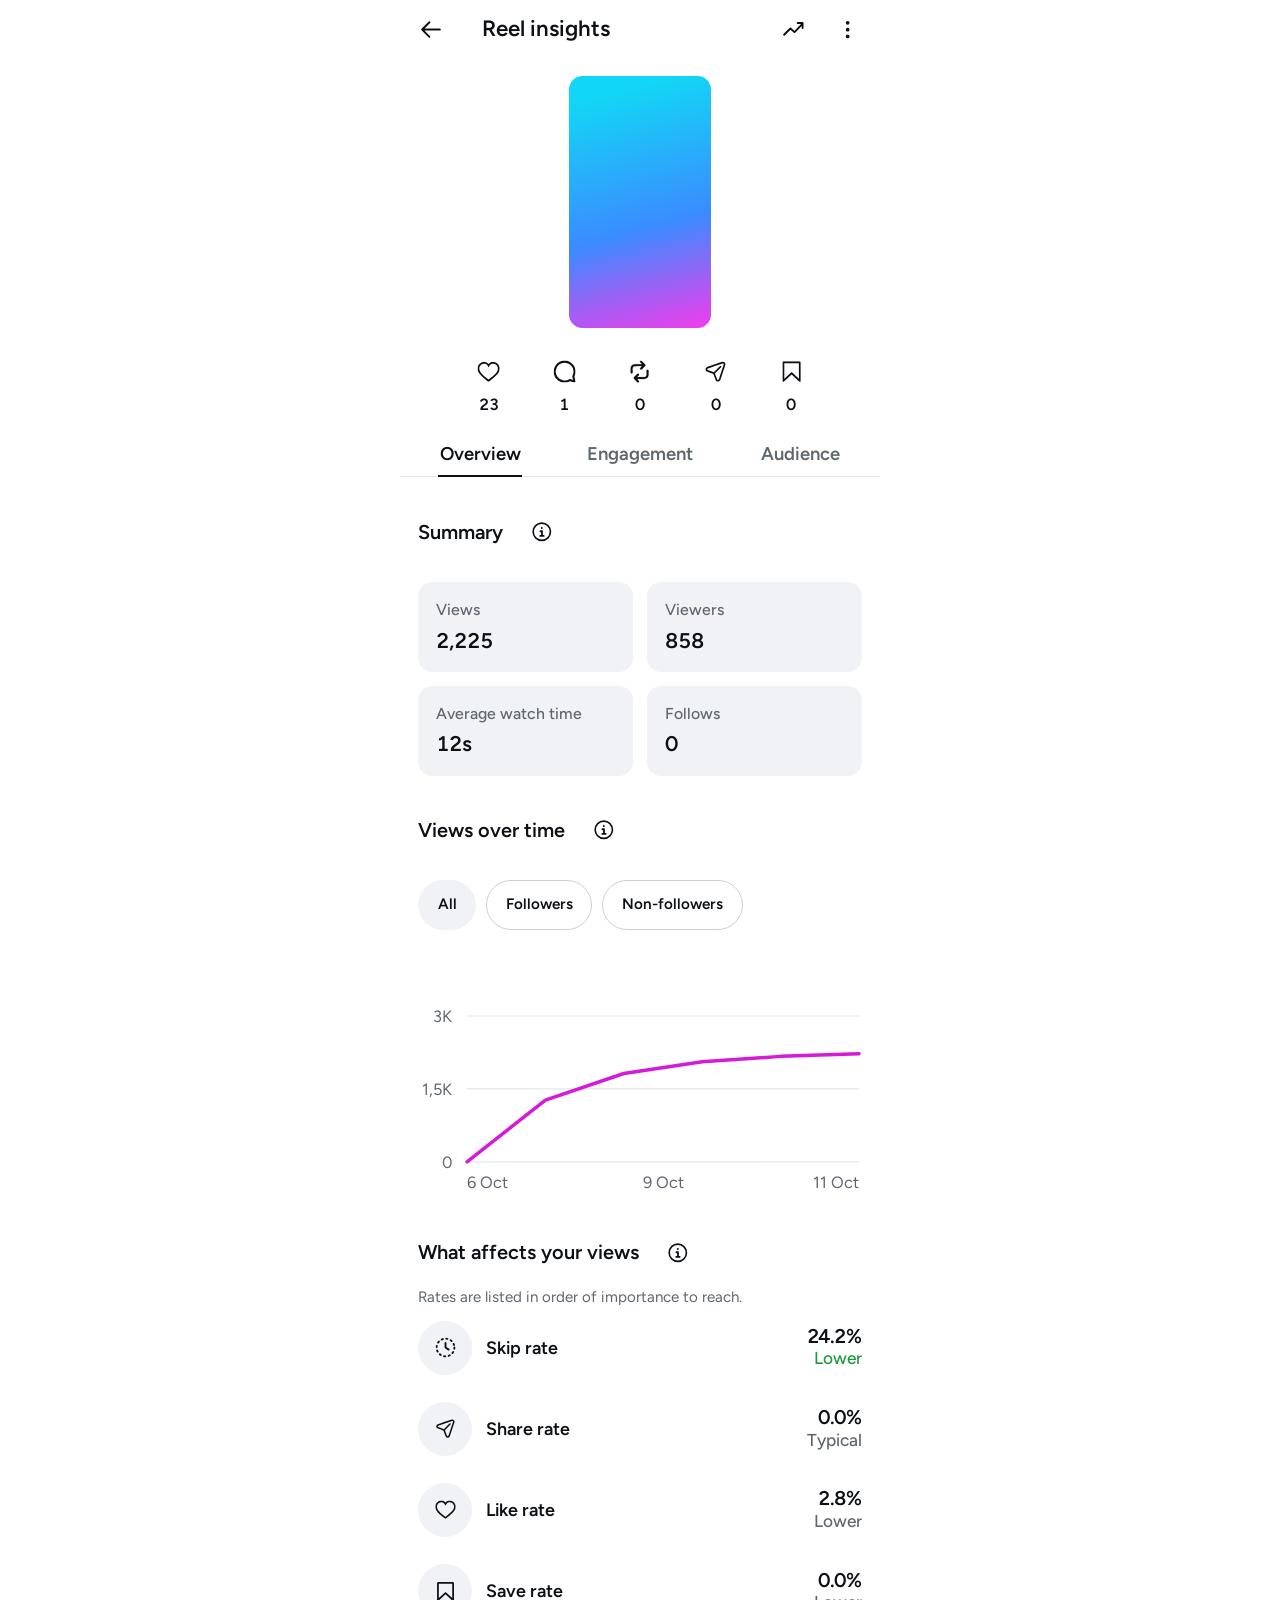
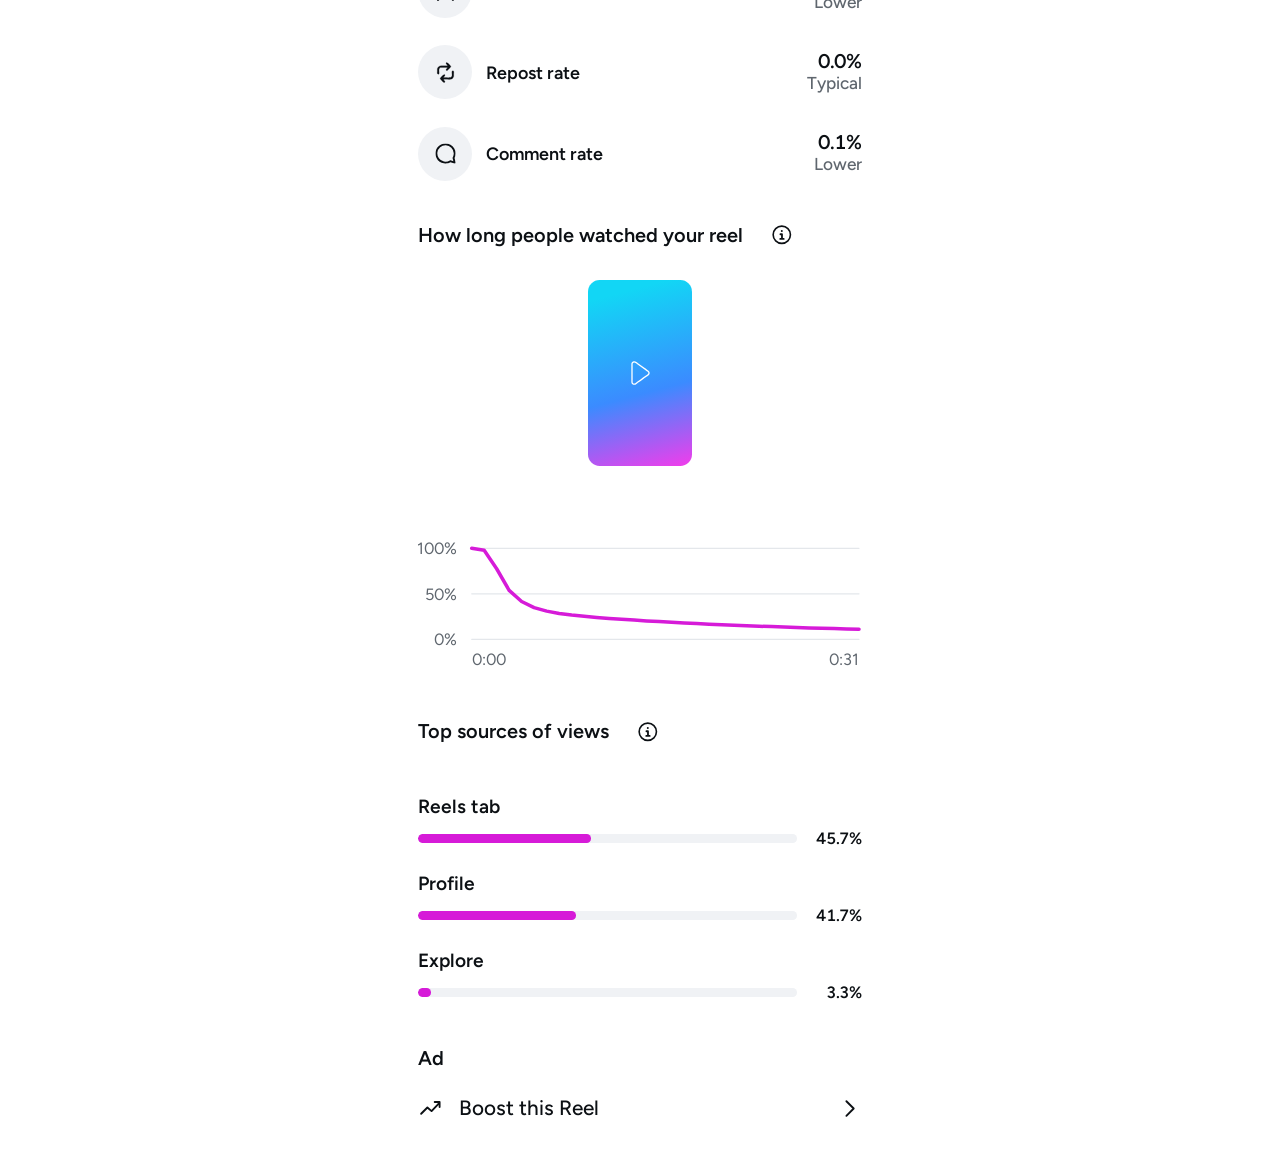
<file: index.html>
<!doctype html>
<html lang="en">
<head>
<meta charset="utf-8">
<meta name="viewport" content="width=device-width,initial-scale=1">
<meta name="theme-color" content="#0C1014">
<meta name="description" content="Editable Reel insights replica">
<link rel="manifest" href="manifest.webmanifest">
<link rel="icon" href="icons/icon-192.png">
<link rel="apple-touch-icon" href="icons/apple-touch-icon.png">
<meta name="mobile-web-app-capable" content="yes">
<meta name="apple-mobile-web-app-capable" content="yes">
<meta name="apple-mobile-web-app-status-bar-style" content="black">
<meta name="apple-mobile-web-app-title" content="Reel Insights">
<style>[hidden]{display:none!important}html,body{margin:0}</style>
<title>Reel Insights</title>
<link rel="stylesheet" href="https://fonts.googleapis.com/css2?family=Figtree:wght@400;500;600;700&display=swap">
<style>
/* Layout: phone column. Sticky title bar, then thumbnail + counts, then sticky tabs, then Overview sections. Edit panel opens from the three dots. */
:root{
  --bg:#0C1014; --surface:#262A30; --fg:#F3F5F7; --muted:#A8AFB7; --line:#2A2F36; --ring:#3A4048; --good:#3BCD5A; --accent:#F03FF2; --accent2:#7B3FF5;
  --font:"Figtree",system-ui,-apple-system,"Segoe UI",Roboto,sans-serif; --bar:49px;
  color-scheme:dark;
}
@media (prefers-color-scheme:light){:root:not([data-theme="dark"]){
  --bg:#FFFFFF; --surface:#F0F2F5; --fg:#0C1014; --muted:#5F666E; --line:#E4E7EB; --ring:#CBD0D6; --good:#1B9A3C; --accent:#D61BD8; --accent2:#6A2FE0; color-scheme:light}}
:root[data-theme="light"]{
  --bg:#FFFFFF; --surface:#F0F2F5; --fg:#0C1014; --muted:#5F666E; --line:#E4E7EB; --ring:#CBD0D6; --good:#1B9A3C; --accent:#D61BD8; --accent2:#6A2FE0; color-scheme:light}
:root{--q:calc(min(1vw,4.8px)*.9*var(--k,1))}
*{box-sizing:border-box;scrollbar-width:none}
*::-webkit-scrollbar{display:none}
body{background:var(--bg);color:var(--fg);font:16px/1.4 var(--font)}
button,select,input{font:inherit;color:inherit}
button{cursor:pointer}
:focus-visible{outline:2px solid var(--accent);outline-offset:2px}
svg{fill:none;stroke:currentColor;stroke-width:1.8;stroke-linecap:round;stroke-linejoin:round}
.sr{position:absolute;width:1px;height:1px;overflow:hidden;clip:rect(0 0 0 0)}
.app{max-width:480px;margin:0 auto}
.appbar{position:sticky;top:env(safe-area-inset-top,0px);z-index:3;height:calc(13.6*var(--q));background:var(--bg);display:grid;grid-template-columns:calc(14.5*var(--q)) 1fr calc(13*var(--q)) calc(12*var(--q));align-items:center;padding-right:calc(1.5*var(--q))}
.appbar h1{font:600 calc(5.15*var(--q))/calc(6*var(--q)) var(--font);margin:0;padding-left:calc(4.5*var(--q))}
.appbar svg{width:calc(5.8*var(--q));height:calc(5.8*var(--q));justify-self:center}
.dots{background:none;border:0;height:calc(12*var(--q));width:calc(12*var(--q));padding:0;display:grid;place-items:center;border-radius:50%}
.dots svg{width:calc(5.4*var(--q));height:calc(5.4*var(--q));fill:currentColor;stroke:none}
.hdr{display:flex;flex-direction:column;align-items:center;padding:calc(4.1*var(--q)) 0 calc(3*var(--q))}
.thumb{background:var(--thumb,none) center/cover no-repeat,linear-gradient(165deg,#12D6F5 10%,#3B8BFF 60%,#F23CEB);border-radius:calc(3.1*var(--q));position:relative}
.thumb.big{width:calc(32.7*var(--q));height:calc(58.2*var(--q))}
.thumb.sm{width:calc(24.2*var(--q));height:calc(42.9*var(--q));border-radius:calc(2.7*var(--q));margin:0 auto calc(17.1*var(--q))}
.thumb.sm:after{content:"";position:absolute;left:50%;top:50%;width:calc(4.7*var(--q));height:calc(5.7*var(--q));margin:calc(-2.85*var(--q)) 0 0 calc(-2.35*var(--q));background:url("data:image/svg+xml,%3Csvg xmlns='http://www.w3.org/2000/svg' viewBox='195 55 775 995'%3E%3Cpath d='M313.69 61.42C355.73 57.53 381.26 76.55 413.2 99.32C435.19 114.99 457.09 130.8 479.15 146.36C567.98 209.05 656.52 272.21 744.8 335.67C777.78 359.39 810.68 383.31 844.04 406.48C861.89 418.89 879.42 431.77 897.14 444.38C910.35 453.79 923.74 462.71 934.44 475.09C952.04 495.45 962.73 522.53 963.03 549.5C963.15 559.93 962.06 570.25 959.78 580.42C954.53 603.87 940.66 626.36 922.38 641.92C912.24 650.55 900.9 657.82 890.07 665.55C875.29 676.1 860.43 686.56 845.73 697.23C784.44 741.73 722.15 784.88 660.65 829.09C603.8 869.96 546.96 910.92 489.62 951.08C464.96 968.35 440.46 985.9 416.06 1003.54C386.2 1025.11 362.31 1043.29 323.5 1043.82C269.84 1044.55 218.17 1006.26 206.38 953.22C200.37 926.15 203 897.09 203 869.5C203 666.83 203 464.17 203 261.5C203 241.83 203 222.17 203 202.5C203 185.42 202.67 168.51 206.37 151.76C211.88 126.74 227.23 103.54 247.15 87.62C255.75 80.75 265.19 75.13 275.3 70.81C287.63 65.54 300.36 62.66 313.69 61.42ZM314.79 115.42C286.85 119.74 263.78 139.33 258.19 167.59C255.29 182.26 257.15 198.59 257.15 213.5C257.15 236.5 257.15 259.5 257.15 282.5C257.15 458.5 257.15 634.5 257.15 810.5C257.15 823.17 257.15 835.83 257.15 848.5C257.15 867.17 257.15 885.83 257.15 904.5C257.15 917.17 256.37 929.9 259.33 942.28C264.21 962.74 281.65 979.79 301.29 986.29C308.11 988.55 315.29 989.94 322.5 989.91C345.12 989.79 361.66 976.05 379.11 963.58C405.75 944.53 432.66 925.87 459.09 906.55C499.02 877.38 539.6 849.04 579.94 820.45C650.34 770.56 720.32 720.08 790.67 670.12C812.88 654.36 835.01 638.46 857.19 622.67C879.88 606.52 901.29 594.74 907.78 565.37C909.01 559.83 909.07 554.16 908.89 548.5C907.87 516.83 886.17 502.81 863.1 486.43C838.74 469.13 814.45 451.76 790.15 434.38C676.22 352.92 562.07 271.81 448.04 190.47C423.93 173.27 399.92 155.89 375.66 138.89C357.19 125.93 339 111.68 314.79 115.42Z' fill='white' fill-rule='evenodd'/%3E%3C/svg%3E") center/contain no-repeat}
.counts{display:grid;grid-template-columns:repeat(5,1fr);width:calc(87.5*var(--q));margin-top:calc(6.9*var(--q));text-align:center}
.counts div{display:flex;flex-direction:column;align-items:center;gap:calc(1.8*var(--q))}
.counts svg{width:calc(6.3*var(--q));height:calc(6.3*var(--q));stroke-width:2}
.counts span{font:600 calc(3.76*var(--q))/calc(5.4*var(--q)) var(--font);font-variant-numeric:tabular-nums}
.tabs{position:sticky;top:calc(env(safe-area-inset-top,0px) + calc(13.6*var(--q)));z-index:2;background:var(--bg);border-bottom:1px solid var(--line);display:grid;grid-template-columns:repeat(3,1fr)}
.tab{background:none;border:0;padding:0;color:var(--muted);font:600 calc(4.27*var(--q))/calc(5*var(--q)) var(--font);display:flex;justify-content:center}
.tab span{display:block;padding:calc(3.2*var(--q)) calc(.3*var(--q)) calc(2.5*var(--q));border-bottom:calc(.67*var(--q)) solid transparent;margin-bottom:-1px}
.tab[aria-selected="true"]{color:var(--fg)}
.tab[aria-selected="true"] span{border-bottom-color:var(--fg)}
*{-webkit-tap-highlight-color:transparent}
.tab:active{background:var(--surface)}
main{padding:calc(9.9*var(--q)) calc(4.24*var(--q)) calc(12*var(--q));display:flex;flex-direction:column;gap:calc(9.8*var(--q))}
.soon{color:var(--muted);text-align:center;padding:calc(15*var(--q)) 0;font-size:calc(4*var(--q))}
h2{font:600 calc(4.62*var(--q))/calc(5.6*var(--q)) var(--font);margin:0}
.sh{display:flex;align-items:center;gap:calc(6.5*var(--q));margin-bottom:calc(8.8*var(--q))}
.sh svg{width:calc(5*var(--q));height:calc(5*var(--q));flex:none}
.sub{margin:0 0 calc(2.95*var(--q));color:var(--muted);font-size:calc(3.5*var(--q));line-height:calc(4.6*var(--q))}
.tiles{display:grid;grid-template-columns:1fr 1fr;gap:calc(3.2*var(--q))}
.tile{background:var(--surface);border-radius:calc(3.3*var(--q));height:calc(20.8*var(--q));padding:0 calc(4.1*var(--q));display:flex;flex-direction:column;justify-content:center;gap:calc(1.5*var(--q));min-width:0}
.tile .l{color:var(--muted);font:500 calc(3.67*var(--q))/calc(4.8*var(--q)) var(--font)}
.tile .v{font:600 calc(4.92*var(--q))/calc(6*var(--q)) var(--font);font-variant-numeric:tabular-nums}
.chips{display:flex;gap:calc(2.3*var(--q));flex-wrap:wrap}
.chip{height:calc(11.5*var(--q));border-radius:999px;border:calc(.33*var(--q)) solid var(--ring);background:none;padding:0 calc(4.3*var(--q));font:600 calc(3.52*var(--q))/1 var(--font)}
.chip[aria-pressed="true"]{background:var(--surface);border-color:var(--surface)}
.chips.aud{margin-bottom:calc(7.1*var(--q))}
.ch{width:100%;height:auto;display:block;overflow:visible}
.ch text{fill:var(--muted);font:14px var(--font);stroke:none}
.ch .gl{stroke:var(--line);stroke-width:1}
.ch .ln{stroke:var(--accent);stroke-width:3;fill:none}
.vch{margin-top:calc(13.5*var(--q))}
.rates{list-style:none;margin:0;padding:0;display:flex;flex-direction:column;gap:calc(6.3*var(--q))}
.rate{display:flex;align-items:center;gap:calc(3.1*var(--q))}
.ico{width:calc(12.5*var(--q));height:calc(12.5*var(--q));border-radius:50%;background:var(--surface);display:grid;place-items:center;flex:none}
.ico svg{width:calc(5.8*var(--q));height:calc(5.8*var(--q))}
.rate .n{flex:1;min-width:0;font:600 calc(4.15*var(--q))/calc(5.4*var(--q)) var(--font)}
.rate .r{text-align:right;display:flex;flex-direction:column}
.rate .r b{font:600 calc(4.6*var(--q))/calc(5.4*var(--q)) var(--font);font-variant-numeric:tabular-nums;letter-spacing:-.02em}
.rate .r span{color:var(--muted);font:500 calc(4*var(--q))/calc(5*var(--q)) var(--font)}
.rate .r span.good{color:var(--good)}
.rsec .sh{margin-bottom:calc(5.4*var(--q))}
.rtsec .sh{margin-bottom:calc(7.7*var(--q))}
.srcs{display:flex;flex-direction:column;gap:calc(5*var(--q))}
.src>span{display:block;font:600 calc(4.43*var(--q))/calc(5.4*var(--q)) var(--font);margin-bottom:calc(2*var(--q))}
main.aud .src>span{font:600 calc(4.15*var(--q))/calc(3.6*var(--q)) var(--font);margin-bottom:calc(.4*var(--q))}
main.aud .src em{line-height:calc(4.4*var(--q))}
main.aud .srcs{gap:calc(6.8*var(--q))}
main.aud .sh{margin-bottom:calc(9.7*var(--q))}
main.aud .ssec .sh{margin-bottom:calc(11.9*var(--q))}
.src>div{display:grid;grid-template-columns:1fr calc(15.05*var(--q));align-items:center}
.src.w>div{grid-template-columns:1fr calc(17.3*var(--q))}
.bar{height:calc(2*var(--q));border-radius:calc(1*var(--q));background:var(--surface);overflow:hidden}
.bar i{display:block;height:100%;border-radius:calc(1*var(--q));background:var(--accent)}
.src em{font:600 calc(3.8*var(--q))/calc(5.4*var(--q)) var(--font);font-style:normal;text-align:right;font-variant-numeric:tabular-nums;letter-spacing:-.02em;white-space:nowrap}
.ssec .sh{margin-bottom:calc(11.9*var(--q))}
.asec .sh{margin-bottom:calc(5.2*var(--q))}
.boost{display:flex;align-items:center;gap:calc(3.6*var(--q));font:500 calc(4.8*var(--q))/calc(7*var(--q)) var(--font)}
.boost svg{width:calc(5.8*var(--q));height:calc(5.8*var(--q));flex:none}
.boost span{flex:1}
.rows{display:flex;flex-direction:column;gap:calc(5.9*var(--q))}
.kv{display:flex;justify-content:space-between;gap:calc(3*var(--q));font:600 calc(4.4*var(--q))/calc(5.4*var(--q)) var(--font)}
.kv b{font-weight:600;font-variant-numeric:tabular-nums;letter-spacing:-.02em}
.esec .sh{margin-bottom:calc(8.4*var(--q))}
main.eng{gap:calc(12.8*var(--q))}
.sheet.peek{background:transparent}
.sheet.peek .panel{opacity:.25}
.sheet{position:fixed;inset:0;z-index:9;background:rgba(0,0,0,.55);display:flex;align-items:flex-end;justify-content:center}
.panel{background:var(--bg);width:100%;max-width:480px;max-height:90%;overflow:auto;border-radius:20px 20px 0 0;padding:16px 16px calc(24px + env(safe-area-inset-bottom,0px));display:flex;flex-direction:column;gap:14px}
.ph{display:flex;justify-content:space-between;align-items:center}
.ph h2{font-size:20px}
#skwrap{display:flex;flex-direction:column;gap:6px;margin:14px 0}
#skwrap small{color:var(--muted)}
.skb{display:none}
body.sk{--skc:#171B21}
:root[data-theme="light"] body.sk{--skc:#E9ECF0}
@media (prefers-color-scheme:light){:root:not([data-theme="dark"]) body.sk{--skc:#E9ECF0}}
.sk .skb{display:flex;justify-content:space-between;margin-top:calc(1.5*var(--q))}
.skb i{height:calc(3*var(--q));border-radius:calc(1.3*var(--q));background:var(--skc);width:calc(44.6*var(--q))}
.skb i+i{width:calc(17.3*var(--q))}
.sk .chips:not(.aud),.sk .vch{display:none}
.sk .appbar>svg:nth-of-type(2),.sk .dots,.sk .sh svg{visibility:hidden}
.sk .counts span{display:block;width:calc(7.3*var(--q));height:calc(5.1*var(--q));border-radius:calc(1.3*var(--q));background:var(--skc);color:transparent;overflow:hidden}
.sk .tile{background:linear-gradient(90deg,var(--skc),var(--bg) 75%,var(--skc))}
.sk .tile *{visibility:hidden}
.sk .ico svg,.sk .rate .r>*{visibility:hidden}
.sk .rate .n{flex:0 0 calc(28*var(--q));height:calc(4.6*var(--q));border-radius:calc(1.3*var(--q));background:var(--skc);color:transparent}
.sk .rate .r{width:calc(11*var(--q));height:calc(9*var(--q));border-radius:calc(1.3*var(--q));background:var(--skc);margin-left:auto}
.sk .tile,.sk .counts span,.sk .skb i,.sk .rate .n,.sk .rate .r{background:linear-gradient(90deg,var(--skc) 0%,var(--skc) 38%,var(--bg) 50%,var(--skc) 62%,var(--skc) 100%);background-size:300% 100%;animation:skm 1.1s linear infinite}
@keyframes skm{from{background-position:100% 0}to{background-position:0 0}}
.btn{border:1px solid var(--ring);background:var(--surface);border-radius:10px;padding:8px 14px;font-weight:600;cursor:pointer}
.panel h3{margin:6px 0 0;font:600 15px var(--font);color:var(--muted)}
.g{display:grid;grid-template-columns:1fr 1fr;gap:10px}
.g label,.rr{font-size:13px;color:var(--muted);display:flex;flex-direction:column;gap:4px;min-width:0}
.g input,.g select,.rr input,.rr select{border:1px solid var(--ring);background:var(--surface);border-radius:8px;padding:8px;width:100%;color:var(--fg)}
.rr{display:grid;grid-template-columns:1fr 90px 110px;align-items:center;gap:8px}
.rr span{color:var(--fg);font-size:15px}
.ck{flex-direction:row!important;align-items:center;gap:8px!important;font-size:15px!important;color:var(--fg)!important}
.ck input{width:20px;height:20px;accent-color:var(--accent);padding:0}
</style>

<div class="app" id="app">
  <div class="appbar">
    <svg viewBox="0 0 24 24" aria-hidden="true"><path d="M20 12H4M10 5l-7 7 7 7"/></svg>
    <h1>Reel insights</h1>
    <svg viewBox="0 0 24 24" aria-hidden="true"><path d="M3 17l6-6 4 3.5L20.5 6.5M16 5.8h4.7v4.7"/></svg>
    <button class="dots" id="open" type="button" aria-label="Edit stats"><svg viewBox="0 0 24 24"><circle cx="12" cy="5" r="1.9"/><circle cx="12" cy="12" r="1.9"/><circle cx="12" cy="19" r="1.9"/></svg></button>
  </div>
  <div id="hdr"></div>
  <div class="tabs" role="tablist" aria-label="Insight sections">
    <button class="tab" role="tab" data-tab="overview" aria-selected="true"><span>Overview</span></button>
    <button class="tab" role="tab" data-tab="engagement" aria-selected="false"><span>Engagement</span></button>
    <button class="tab" role="tab" data-tab="audience" aria-selected="false"><span>Audience</span></button>
  </div>
  <main id="main"></main>
</div>

<div class="sheet" id="sheet" hidden>
  <div class="panel" role="dialog" aria-modal="true" aria-label="Edit stats">
    <div class="ph"><h2>Edit stats</h2><button class="btn" id="close" type="button">Done</button></div>
    <div id="fields"></div>
    <div id="skwrap"><button class="btn" id="skel" type="button">Start loading screen</button><small>Closes this menu, waits 3 to 7 seconds, then shows the grey loading placeholders for 1.5 seconds.</small></div>
    <button class="btn" id="reset" type="button">Reset to defaults</button>
  </div>
</div>

<script>
const $=s=>document.querySelector(s);
const MON=['Jan','Feb','Mar','Apr','May','Jun','Jul','Aug','Sep','Oct','Nov','Dec'];
const pd=s=>{const m=/^(\d{4})-(\d{2})-(\d{2})$/.exec(s||'');return m?Date.UTC(+m[1],m[2]-1,+m[3]):null};
const dl=ms=>{const d=new Date(ms);return d.getUTCDate()+' '+MON[d.getUTCMonth()]};
const P={
  heart:'<svg viewBox="0 0 512 456.549" x="2.2" y="3.4" width="19.6" height="17.5" fill-rule="evenodd" style="fill:currentColor;stroke:none"><path fill-rule="nonzero" d="M463.044 117.283c-10.125-26.729-28.412-47.537-50.269-60.578-13.478-8.048-28.343-13.125-43.461-14.808-14.879-1.655-30.018.007-44.284 5.407-37.461 14.189-50.601 41.912-66.522 74.028-3.422 6.887-1.964 6.964-5.893.078-17.576-30.87-33.786-63.684-70.127-75.725-12.879-4.26-26.554-5.408-40.088-3.845-13.83 1.606-27.546 6.028-40.207 12.83-25.068 13.485-45.883 36.215-55.382 64.916-31.525 95.237 83.379 188.376 170.42 258.918 12.97 10.506 25.363 20.547 36.834 30.251 15.449-13.288 32.356-26.695 49.995-40.687 87.815-69.634 195.291-154.872 158.984-250.785zm-29.173-95.842c29.483 17.589 54.094 45.531 67.663 81.351 46.924 123.973-73.479 219.471-171.871 297.485-22.829 18.11-44.418 35.228-61.078 50.41-7.626 7.478-19.85 7.894-27.969.711-13.9-12.323-31.033-26.201-49.312-41.01C94.743 332.128-32.73 228.808 7.688 106.7c12.956-39.151 41.144-70.042 75.028-88.266C99.939 9.175 118.705 3.147 137.724.943c19.337-2.232 38.983-.556 57.65 5.619 22.047 7.302 42.601 20.751 59.55 41.271 16.316-18.527 35.37-31.35 55.614-39.018 20.513-7.759 42.13-10.168 63.283-7.816 20.913 2.324 41.453 9.337 60.05 20.442z"/></svg>',
  comment:'<svg viewBox="0 0 122.97 122.88" x="2.3" y="2.3" width="19.4" height="19.4" style="fill:currentColor;stroke:none"><path d="M61.44,0a61.46,61.46,0,0,1,54.91,89l6.44,25.74a5.83,5.83,0,0,1-7.25,7L91.62,115A61.43,61.43,0,1,1,61.44,0ZM96.63,26.25a49.78,49.78,0,1,0-9,77.52A5.83,5.83,0,0,1,92.4,103L109,107.77l-4.5-18a5.86,5.86,0,0,1,.51-4.34,49.06,49.06,0,0,0,4.62-11.58,50,50,0,0,0-13-47.62Z"/></svg>',
  repost:'<svg viewBox="0 0 72 72" x="1.5" y="1.5" width="21" height="21" fill-rule="evenodd" style="fill:currentColor;stroke:currentColor;stroke-width:.6"><path d="M42.62 19.83C37.64 18.34 28.3 19.58 22.83 19.58C20.38 19.58 17.94 19.71 16.32 21.83C12.74 26.53 16.23 34.35 14.88 39.75C14.21 42.4 10.76 42.55 9.4 40.42C8.08 38.34 8.99 33.58 8.99 31.17C8.99 28.59 8.59 25.59 9.2 23.07C12.03 11.34 25.21 13.55 34.5 13.55C36.69 13.55 40.98 14.31 42.73 13.17C42.36 11.1 33.48 5.01 39.59 3.14C41.87 2.44 53.96 14.14 53.95 16.5C53.95 18.21 43.56 28.92 41.61 29.78C40.42 30.31 38.84 29.79 38.13 28.72C35.5 24.81 42.44 22.89 42.62 19.83ZM29.4 58.83C29.58 61.89 36.48 63.79 33.87 67.72C33.16 68.79 31.57 69.31 30.38 68.78C28.46 67.93 18.04 57.19 18.04 55.5C18.04 53.17 30.16 41.44 32.41 42.14C38.51 44.02 29.64 50.09 29.28 52.17C30.73 53.13 34.01 52.55 35.83 52.55C40.51 52.55 52.68 54.09 55.67 50.17C59.26 45.48 55.79 37.64 57.12 32.24C57.78 29.59 61.24 29.47 62.6 31.58C63.96 33.7 63.01 38.69 63.01 41.17C63.01 43.64 63.39 46.5 62.8 48.92C58.93 64.71 39.89 55.66 29.4 58.83Z"/></svg>',
  share:'<svg viewBox="0 0 512 512" x="0.3" y="0.3" width="23.4" height="23.4" fill-rule="evenodd" style="fill:currentColor;stroke:currentColor;stroke-width:.6"><path d="M390.33 67.08C422.53 63.48 449.52 89.15 444.88 121.94C443.38 132.52 438.43 142.89 435.15 153.01C429 171.98 422.5 190.84 416.23 209.76C396.5 269.31 376.68 328.83 356.82 388.33C349.7 409.66 345.02 433.4 322.96 444.29C317.41 447.03 311.33 448.8 305.1 449.06C299.96 449.28 294.78 449.09 289.79 447.76C265.05 441.16 259.05 423.55 250.81 402.15C241.33 377.54 232.13 352.78 222.3 328.31C219.83 322.17 217.45 315.93 215.16 309.73C214.2 307.12 213.43 302.75 211.6 300.63C209.85 298.61 204.75 297.75 202.28 296.83C194.49 293.94 186.74 290.83 178.98 287.85C156.81 279.35 134.78 270.49 112.52 262.2C92.86 254.87 74.93 249.3 66.21 228.14C56.13 203.68 69.11 174.32 93.84 165.19C115 157.38 136.72 150.85 158.13 143.82C201.21 129.67 244.17 115.14 287.18 100.8C310.18 93.13 333.27 85.66 356.2 77.79C366.32 74.31 379.92 68.25 390.33 67.08ZM220.46 268.92C254.15 234.8 288.2 201.01 322.18 167.19C330.79 158.63 342.78 141.06 356.57 146.77C359.34 147.92 361.92 149.81 363.62 152.34C366.77 157.04 367.33 163.52 364.82 168.64C361.46 175.45 346.37 188.23 340.35 194.25C317.14 217.47 293.77 240.54 270.72 263.93C264.14 270.6 257.46 277.18 250.84 283.82C248.84 285.82 244.13 288.95 243.17 291.6C242.54 293.33 244.19 295.73 244.8 297.32C246.45 301.62 248.03 305.95 249.74 310.23C256.27 326.55 262.15 343.16 268.69 359.48C274.26 373.38 279.43 387.44 284.81 401.41C287.61 408.67 290.98 416.38 299.95 417.06C312.76 418.03 315.71 409.49 319.25 399.47C324.67 384.14 329.56 368.63 334.77 353.23C355.53 291.83 376.45 230.39 396.18 168.64C400.67 154.57 405.62 140.62 410.2 126.56C412.69 118.92 415.39 111.44 409.71 104.38C402.29 95.16 391.79 99.9 382.66 102.78C360.57 109.74 338.69 117.43 316.72 124.76C265.78 141.75 214.77 158.65 163.82 175.72C148.85 180.73 133.8 185.47 118.92 190.68C112.47 192.94 104.17 193.95 99.25 199.08C91.7 206.96 94.36 220.16 104.18 224.74C112.09 228.44 120.66 231.13 128.83 234.17C148.04 241.31 167.25 248.67 186.28 256.27C194.02 259.36 201.82 262.27 209.61 265.24C212.94 266.51 216.9 268.94 220.46 268.92Z"/></svg>',
  save:'<svg viewBox="0 0 459 511.87" x="3.9" y="2.8" width="16.2" height="18.4" fill-rule="evenodd" style="fill:currentColor;stroke:none"><path fill-rule="nonzero" d="M32.256 0h394.488c8.895 0 16.963 3.629 22.795 9.462C455.371 15.294 459 23.394 459 32.256v455.929c0 13.074-10.611 23.685-23.686 23.685-7.022 0-13.341-3.07-17.683-7.93L230.124 330.422 39.692 505.576c-9.599 8.838-24.56 8.214-33.398-1.385a23.513 23.513 0 01-6.237-16.006L0 32.256C0 23.459 3.629 15.391 9.461 9.55l.089-.088C15.415 3.621 23.467 0 32.256 0zm379.373 47.371H47.371v386.914l166.746-153.364c8.992-8.198 22.933-8.319 32.013.089l165.499 153.146V47.371z"/></svg>',
  skip:'<circle cx="12" cy="12" r="8.5" stroke-dasharray="1.2 3.3"/><path d="M12 7.5V12l3 2"/>',
  info:'<circle cx="12" cy="12" r="9.6"/><path d="M10.5 11.4h1.7v5.2M10.3 16.6h3.8" stroke-width="2"/><circle cx="12" cy="7.8" r="1.1" fill="currentColor" stroke="none"/>',
  trend:'<path d="M3 17l6-6 4 3.5L20.5 6.5M16 5.8h4.7v4.7"/>',
  chev:'<path d="M9 5l7 7-7 7"/>'
};
const svg=(p,c)=>'<svg'+(c?' class="'+c+'"':'')+' viewBox="0 0 24 24" aria-hidden="true">'+P[p]+'</svg>';
const RATES=[['skip','Skip rate'],['share','Share rate'],['like','Like rate'],['save','Save rate'],['repost','Repost rate'],['comment','Comment rate']];
const SRCS=[['reels','Reels tab'],['profile','Profile'],['explore','Explore'],['other','Other']];
const COUNTS=[['likes','Likes','heart'],['comments','Comments','comment'],['reposts','Reposts','repost'],['shares','Shares','share'],['saves','Saves','save']];
const SECS=[['header','Thumbnail and counts'],['summary','Summary'],['views','Views over time'],['rates','What affects your views'],['retention','How long people watched your reel'],['sources','Top sources of views'],['ad','Boost this Reel'],['actions','Actions after viewing'],['interactions','Interactions'],['likes','When people liked your reel'],['who','Who viewed your reel'],['details','Audience details']];

const DEF=()=>({
  sz:100,len:31,start:'2026-10-06',end:'2026-10-11',views:2225,viewers:858,avg:12,follows:0,fol:0,visits:4,likeAt:'0,5,10,30',
  age:{a13:6.9,a18:25,a25:23.5,a35:17.5,a45:17.1,a55:9.5,a65:.4},gender:{men:80.3,women:19.7},
  ctry:{n0:'India',v0:26.5,n1:'Brazil',v1:13.7,n2:'Türkiye',v2:8.5,n3:'United States',v3:8.4,n4:'Germany',v4:2.5,n5:'',v5:0,n6:'',v6:0,n7:'',v7:0},
  likes:23,comments:1,reposts:0,shares:0,saves:0,
  rate:{skip:24.2,share:0,like:2.8,save:0,repost:0,comment:.1},
  tag:{skip:'Lower',share:'Typical',like:'Lower',save:'Lower',repost:'Typical',comment:'Lower'},
  src:{reels:45.7,profile:41.7,explore:3.3,other:0},
  show:{header:true,summary:true,views:true,rates:true,retention:true,sources:true,ad:true,actions:true,interactions:true,likes:true,who:true,details:true},
  thumb:null,v:2
});
let st=DEF();
const KEY='reel-replica-v1';
try{
  const sv=JSON.parse(localStorage.getItem(KEY)||'null');
  if(sv&&sv.v!==2)sv.sz=100; // v2 bakes the old 90% slider into --q
  if(sv)for(const k in st){if(sv[k]===undefined)continue;st[k]=(st[k]&&typeof st[k]==='object')?{...st[k],...sv[k]}:sv[k]}
}catch(e){}
const save=()=>{try{localStorage.setItem(KEY,JSON.stringify(st))}catch(e){}};
let tab='overview',seg='all',aud='age';

// Instagram shows plain numbers under 10,000 and 12.4K style above that.
function fc(v){v=Math.round(v);if(v<1e4)return v.toLocaleString('en-US');if(v<1e6)return +(v/1e3).toFixed(1)+'K';return +(v/1e6).toFixed(1)+'M'}
const fa=s=>{s=Math.round(s);return s<60?s+'s':Math.floor(s/60)+'m '+(s%60)+'s'};
const mss=s=>Math.floor(s/60)+':'+String(s%60).padStart(2,'0');
const fK=v=>v>=1000?(+(v/1000).toFixed(1)+'K').replace('.',','):String(+v.toFixed(1));
function nice(m){const p=Math.pow(10,Math.floor(Math.log10(m)));for(const f of [1,1.5,2,3,5,10])if(f*p>=m)return f*p;return 10*p}
const sec=(cls,title,sub,body,tight)=>'<section class="'+cls+'"><div class="sh'+(tight?' tight':'')+'"><h2>'+title+'</h2>'+svg('info')+'</div>'+(sub?'<p class="sub">'+sub+'</p>':'')+body+'</section>';

function renderHdr(){
  $('#hdr').innerHTML=st.show.header?'<div class="hdr"><div class="thumb big" role="img" aria-label="Reel thumbnail"></div><div class="counts">'
    +COUNTS.map(c=>'<div>'+svg(c[2])+'<span>'+fc(st[c[0]])+'</span><i class="sr">'+c[1]+'</i></div>').join('')+'</div></div>':'<div style="height:12px"></div>';
}
function viewsSec(){
  const s=pd(st.start)||pd('2026-10-06'),e=pd(st.end)||s;
  const n=Math.min(365,Math.max(1,Math.round((e-s)/864e5)));
  const share=seg==='all'?1:seg==='followers'?st.fol/100:1-st.fol/100;
  const w=[];for(let i=0;i<n;i++)w.push(Math.exp(-i*.85)+.01);
  const tot=w.reduce((a,b)=>a+b,0);let c=0;
  const d=[0].concat(w.map(x=>c+=x/tot*st.views*share));
  const W=380,H=180,L=42,R=378,T=24,ph=125,mx=nice(Math.max(Math.max(...d)*1.05,10));
  const y=v=>T+ph-v/mx*ph,x=i=>L+i/n*(R-L);
  let g='';
  [1,.5,0].forEach(f=>{const yy=y(f*mx).toFixed(1);g+='<line class="gl" x1="'+L+'" x2="'+R+'" y1="'+yy+'" y2="'+yy+'"/><text x="29" y="'+(+yy+5)+'" text-anchor="end">'+fK(f*mx)+'</text>'});
  const line='<path class="ln" d="'+d.map((v,i)=>(i?'L':'M')+x(i).toFixed(1)+' '+y(v).toFixed(1)).join('')+'"/>';
  const yb=T+ph+22;
  const xl='<text x="'+L+'" y="'+yb+'">'+dl(s)+'</text><text x="'+((L+R)/2)+'" y="'+yb+'" text-anchor="middle">'+dl(s+Math.round(n/2)*864e5)+'</text><text x="'+R+'" y="'+yb+'" text-anchor="end">'+dl(e)+'</text>';
  const chips='<div class="chips" role="group" aria-label="Audience">'+[['all','All'],['followers','Followers'],['non','Non-followers']].map(k=>'<button class="chip" type="button" data-seg="'+k[0]+'" aria-pressed="'+(seg===k[0])+'">'+k[1]+'</button>').join('')+'</div>';
  return sec('','Views over time','','<div class="skb"><i></i><i></i></div>'+chips+'<svg class="ch vch" viewBox="0 0 '+W+' '+H+'" role="img" aria-label="Views over time">'+g+line+xl+'</svg>');
}
function retention(len,skip){
  const A=.5+skip/200,C=.08,B=Math.max(.05,1-A-C),p=[];let prev=100;
  for(let t=0;t<=len;t++){
    const u=Math.max(0,t-1.5);
    let v=100*(A*Math.exp(-u/1.4)+B*Math.exp(-u/(len*.6))+C)-3*Math.min(t,1.5)/1.5;
    v=t===0?100:Math.min(prev,Math.max(0,v));p.push(v);prev=v;
  }
  return p;
}
function retSec(){
  const len=Math.max(1,Math.round(st.len)),p=retention(len,st.rate.skip);
  const W=380,H=118,L=46,R=378,T=8,ph=78,y=v=>T+(100-v)/100*ph,x=i=>L+i/len*(R-L);
  let g='';
  [100,50,0].forEach(v=>{const yy=y(v).toFixed(1);g+='<line class="gl" x1="'+L+'" x2="'+R+'" y1="'+yy+'" y2="'+yy+'"/><text x="33" y="'+(+yy+5)+'" text-anchor="end">'+v+'%</text>'});
  const yb=T+ph+22;
  return sec('rtsec','How long people watched your reel','','<div class="thumb sm" role="img" aria-label="Reel thumbnail"></div><svg class="ch" viewBox="0 0 '+W+' '+H+'" role="img" aria-label="Share of viewers still watching over time">'+g
    +'<path class="ln" d="'+p.map((v,i)=>(i?'L':'M')+x(i).toFixed(1)+' '+y(v).toFixed(1)).join('')+'" stroke-linejoin="round"/>'
    +'<text x="'+L+'" y="'+yb+'">0:00</text><text x="'+R+'" y="'+yb+'" text-anchor="end">'+mss(len)+'</text></svg>');
}
function likesSec(){
  const len=Math.max(1,Math.round(st.len)),cnt=new Array(len+1).fill(0);let tot=0;
  String(st.likeAt).split(',').forEach(x=>{if(x.trim()==='')return;const t=Math.round(Number(x));if(isFinite(t)&&t>=0&&t<=len){cnt[t]++;tot++}});
  const p=cnt.map(c=>tot?c/tot*100:0),mx=nice(Math.max(Math.max(...p)*1.05,6));
  const W=380,H=118,L=38,R=378,T=8,ph=79,y=v=>T+ph-v/mx*ph,x=i=>L+i/len*(R-L);
  let g='';
  [mx,mx/2,0].forEach(v=>{const yy=y(v).toFixed(1);g+='<line class="gl" x1="'+L+'" x2="'+R+'" y1="'+yy+'" y2="'+yy+'"/><text x="24" y="'+(+yy+5)+'" text-anchor="end">'+(+v.toFixed(1))+'%</text>'});
  const yb=T+ph+22;
  return sec('esec','When people liked your reel','','<div class="thumb sm" role="img" aria-label="Reel thumbnail"></div><svg class="ch" viewBox="0 0 '+W+' '+H+'" role="img" aria-label="When people liked the reel">'+g
    +'<path class="ln" d="'+p.map((v,i)=>(i?'L':'M')+x(i).toFixed(1)+' '+y(v).toFixed(1)).join('')+'" stroke-linejoin="round"/>'
    +'<text x="'+L+'" y="'+yb+'">0:00</text><text x="'+R+'" y="'+yb+'" text-anchor="end">'+mss(len)+'</text></svg>');
}
const esc=s=>String(s).replace(/&/g,'&amp;').replace(/"/g,'&quot;').replace(/</g,'&lt;');
const AGES=[['13-17','a13'],['18-24','a18'],['25-34','a25'],['35-44','a35'],['45-54','a45'],['55-64','a55'],['65+','a65']];
function audRow(name,v,col,cls){
  v=Math.max(0,Math.min(100,Number(v)||0));
  return '<div class="src'+(cls||'')+'"><span>'+esc(name)+'</span><div><div class="bar"><i style="width:'+v.toFixed(1)+'%;background:'+col+(v>0?';min-width:3px':'')+'"></i></div><em>'+v.toFixed(1)+'%</em></div></div>';
}
function audSecs(){
  const o=[];
  if(st.show.who){
    const f=Math.max(0,Math.min(100,st.fol));
    o.push(sec('ssec','Who viewed your reel','','<div class="srcs">'+audRow('Followers',f,'var(--accent2)',' w')+audRow('Non-followers',100-f,'var(--accent2)',' w')+'</div>'));
  }
  if(st.show.details){
    let rows;
    if(aud==='age')rows=AGES.map(a=>[a[0],st.age[a[1]],'var(--accent)']);
    else if(aud==='gender')rows=[['Men',st.gender.men,'var(--accent)'],['Women',st.gender.women,'var(--accent2)']].sort((a,b)=>b[1]-a[1]);
    else{
      rows=[];
      for(let i=0;i<8;i++){const n=String(st.ctry['n'+i]).trim(),v=st.ctry['v'+i];if(n&&v>0)rows.push([n,v,'var(--accent)'])}
      rows.sort((a,b)=>b[1]-a[1]);rows=rows.slice(0,5); // top five, biggest share first
    }
    const chips='<div class="chips aud" role="group" aria-label="Audience details">'+[['age','Age'],['country','Country'],['gender','Gender']].map(k=>'<button class="chip" type="button" data-aud="'+k[0]+'" aria-pressed="'+(aud===k[0])+'">'+k[1]+'</button>').join('')+'</div>';
    o.push(sec('','Audience details','',chips+'<div class="srcs">'+rows.map(r=>audRow(r[0],r[1],r[2])).join('')+'</div>'));
  }
  return o.join('');
}
function engSecs(){
  const o=[],kv=a=>'<div class="rows">'+a.map(r=>'<div class="kv"><span>'+r[0]+'</span><b>'+fc(r[1])+'</b></div>').join('')+'</div>';
  if(st.show.actions)o.push(sec('esec','Actions after viewing','',kv([['Profile visits',st.visits],['Follows',st.follows]])));
  if(st.show.interactions)o.push(sec('esec','Interactions','',kv([['Likes',st.likes],['Comments',st.comments],['Reposts',st.reposts],['Shares',st.shares],['Saves',st.saves]])));
  if(st.show.likes)o.push(likesSec());
  return o.join('');
}
function renderMain(){
  const m=$('#main');
  m.className=tab==='engagement'?'eng':tab==='audience'?'aud':'';
  if(tab==='audience'){m.innerHTML=audSecs()||'<p class="soon">Every section is hidden. Use the three dots to show them.</p>';return}
  if(tab==='engagement'){m.innerHTML=engSecs()||'<p class="soon">Every section is hidden. Use the three dots to show them.</p>';return}
  const out=[];
  if(st.show.summary)out.push(sec('','Summary','','<div class="tiles">'
    +[['Views',fc(st.views)],['Viewers',fc(st.viewers)],['Average watch time',fa(st.avg)],['Follows',fc(st.follows)]].map(t=>'<div class="tile"><span class="l">'+t[0]+'</span><span class="v">'+t[1]+'</span></div>').join('')+'</div>'));
  if(st.show.views)out.push(viewsSec());
  if(st.show.rates)out.push(sec('rsec','What affects your views','Rates are listed in order of importance to reach.','<ul class="rates">'+RATES.map(r=>{
    const t=st.tag[r[0]],good=r[0]==='skip'?t==='Lower':t==='Higher';
    return '<li class="rate"><span class="ico">'+svg(r[0]==='skip'?'skip':r[0]==='like'?'heart':r[0])+'</span><span class="n">'+r[1]+'</span><span class="r"><b>'+st.rate[r[0]].toFixed(1)+'%</b><span'+(good?' class="good"':'')+'>'+t+'</span></span></li>';
  }).join('')+'</ul>',true));
  if(st.show.retention)out.push(retSec());
  if(st.show.sources){
    const rows=SRCS.filter(s=>st.src[s[0]]>0).sort((a,b)=>st.src[b[0]]-st.src[a[0]]);
    out.push(sec('ssec','Top sources of views','','<div class="srcs">'+rows.map(s=>'<div class="src"><span>'+s[1]+'</span><div><div class="bar"><i style="width:'+Math.max(1,Math.min(100,st.src[s[0]])).toFixed(1)+'%"></i></div><em>'+st.src[s[0]].toFixed(1)+'%</em></div></div>').join('')+'</div>'));
  }
  if(st.show.ad)out.push('<section class="asec"><div class="sh"><h2>Ad</h2></div><div class="boost">'+svg('trend')+'<span>Boost this Reel</span>'+svg('chev')+'</div></section>');
  m.innerHTML=out.join('')||'<p class="soon">Every section is hidden. Use the three dots to show them.</p>';
}
function render(){
  document.documentElement.style.setProperty('--k',Math.min(1.2,Math.max(.5,st.sz/100)));
  $('#app').style.setProperty('--thumb',st.thumb?'url("'+st.thumb+'")':'none');
  renderHdr();renderMain();
}

const get=p=>p.split('.').reduce((o,k)=>o[k],st);
function setp(p,v){const a=p.split('.'),k=a.pop();a.reduce((o,x)=>o[x],st)[k]=v}
function buildSheet(){
  const n=(p,l)=>'<label>'+l+'<input type="number" inputmode="decimal" min="0" step="any" data-p="'+p+'" value="'+get(p)+'"></label>';
  const tags=['Lower','Typical','Higher'];
  $('#fields').innerHTML=
    '<h3>Size</h3><div class="g"><label style="grid-column:1/-1"><span style="display:flex;justify-content:space-between"><span>Text and layout size</span><b id="szv">'+st.sz+'%</b></span><small style="color:var(--muted)">100% matches Instagram on your phone. Lower is smaller, higher is bigger.</small><input type="range" min="60" max="110" step="1" data-p="sz" value="'+st.sz+'"></label></div>'
    +'<h3>Reel</h3><div class="g">'+n('len','Length (seconds)')+'<label>Thumbnail<input type="file" accept="image/*" id="thumbIn"></label>'
    +'<label>First day<input type="date" data-p="start" value="'+st.start+'"></label><label>Last day<input type="date" data-p="end" value="'+st.end+'"></label></div>'
    +'<button class="btn" id="thumbRm" type="button">Remove thumbnail</button>'
    +'<h3>Summary</h3><div class="g">'+n('views','Views')+n('viewers','Viewers')+n('avg','Average watch time (seconds)')+n('follows','Follows')+n('visits','Profile visits')+n('fol','Followers share of views (%)')+'</div>'
    +'<h3>Counts under the thumbnail</h3><div class="g">'+COUNTS.map(c=>n(c[0],c[1])).join('')+'</div>'
    +'<h3>When people liked your reel</h3><div class="g"><label style="grid-column:1/-1">Seconds when people liked (comma separated)<input type="text" data-p="likeAt" value="'+String(st.likeAt).replace(/&/g,'&amp;').replace(/"/g,'&quot;').replace(/</g,'&lt;')+'"></label></div>'
    +'<h3>What affects your views</h3>'+RATES.map(r=>'<div class="rr"><span>'+r[1]+'</span><input type="number" inputmode="decimal" min="0" step="any" aria-label="'+r[1]+' percent" data-p="rate.'+r[0]+'" value="'+st.rate[r[0]]+'"><select aria-label="'+r[1]+' comparison" data-p="tag.'+r[0]+'">'+tags.map(t=>'<option'+(st.tag[r[0]]===t?' selected':'')+'>'+t+'</option>').join('')+'</select></div>').join('')
    +'<h3>Top sources of views (%)</h3><div class="g">'+SRCS.map(s=>n('src.'+s[0],s[1])).join('')+'</div>'
    +'<h3>Audience: age (%)</h3><div class="g">'+AGES.map(a=>n('age.'+a[1],a[0])).join('')+'</div>'
    +'<h3>Audience: gender (%)</h3><div class="g">'+n('gender.men','Men')+n('gender.women','Women')+'</div>'
    +'<h3>Audience: countries (%). The five biggest are shown, largest first.</h3><div class="g">'+[0,1,2,3,4,5,6,7].map(i=>'<label>Country '+(i+1)+'<input type="text" maxlength="30" data-p="ctry.n'+i+'" value="'+esc(st.ctry['n'+i])+'"></label>'+n('ctry.v'+i,'Share')).join('')+'</div>'
    +'<h3>Show sections</h3><div class="g">'+SECS.map(s=>'<label class="ck"><input type="checkbox" data-p="show.'+s[0]+'"'+(st.show[s[0]]?' checked':'')+'>'+s[1]+'</label>').join('')+'</div>';
}
$('#fields').addEventListener('input',e=>{
  const t=e.target,p=t.dataset.p;if(!p)return;
  let v;
  if(t.type==='checkbox')v=t.checked;
  else if(t.type==='number'){v=t.value===''?0:Number(t.value);if(!isFinite(v)||v<0)return}
  else if(t.type==='date'){if(!pd(t.value))return;v=t.value}
  else if(t.type==='range'){v=Number(t.value);sheet.classList.add('peek');const z=$('#szv');if(z)z.textContent=v+'%'}
  else v=t.value;
  setp(p,v);save();render();
});
$('#fields').addEventListener('change',e=>{
  if(e.target.id!=='thumbIn'||!e.target.files[0])return;
  const fr=new FileReader();
  fr.onload=()=>{
    const im=new Image();
    im.onload=()=>{
      const k=Math.min(1,480/im.height),c=document.createElement('canvas');
      c.width=Math.round(im.width*k);c.height=Math.round(im.height*k);
      c.getContext('2d').drawImage(im,0,0,c.width,c.height);
      st.thumb=c.toDataURL('image/jpeg',.82);save();render();
    };
    im.src=fr.result;
  };
  fr.readAsDataURL(e.target.files[0]);
});
$('#fields').addEventListener('click',e=>{if(e.target.id==='thumbRm'){st.thumb=null;save();render()}});
let skT=[];
$('#skel').addEventListener('click',()=>{
  skT.forEach(clearTimeout);document.body.classList.remove('sk');closeSheet();
  const d=3000+Math.random()*4000;
  skT=[setTimeout(()=>{window.scrollTo(0,0);document.body.classList.add('sk')},d),setTimeout(()=>document.body.classList.remove('sk'),d+1500)];
});
$('#reset').addEventListener('click',()=>{st=DEF();save();buildSheet();render()});

$('#main').addEventListener('click',e=>{const b=e.target.closest('[data-seg]'),a=e.target.closest('[data-aud]');if(b){seg=b.dataset.seg;renderMain()}else if(a){aud=a.dataset.aud;renderMain()}});
document.querySelectorAll('.tab').forEach(b=>b.addEventListener('click',()=>{
  tab=b.dataset.tab;document.querySelectorAll('.tab').forEach(x=>x.setAttribute('aria-selected',String(x===b)));renderMain();const y=$('#hdr').offsetHeight;if(scrollY>y)scrollTo(0,y);
}));
const sheet=$('#sheet');
$('#fields').addEventListener('change',e=>{if(e.target.dataset.p==='sz')sheet.classList.remove('peek')});
const openSheet=()=>{sheet.hidden=false;$('#close').focus()};
const closeSheet=()=>{sheet.hidden=true;$('#open').focus()};
$('#open').addEventListener('click',openSheet);
$('#close').addEventListener('click',closeSheet);
sheet.addEventListener('click',e=>{if(e.target===sheet)closeSheet()});
document.addEventListener('keydown',e=>{if(e.key==='Escape'&&!sheet.hidden)closeSheet()});

buildSheet();render();
</script>
<script>if("serviceWorker" in navigator)addEventListener("load",function(){navigator.serviceWorker.register("./sw.js").catch(function(){})})</script>
</body>
</html>
</file>
